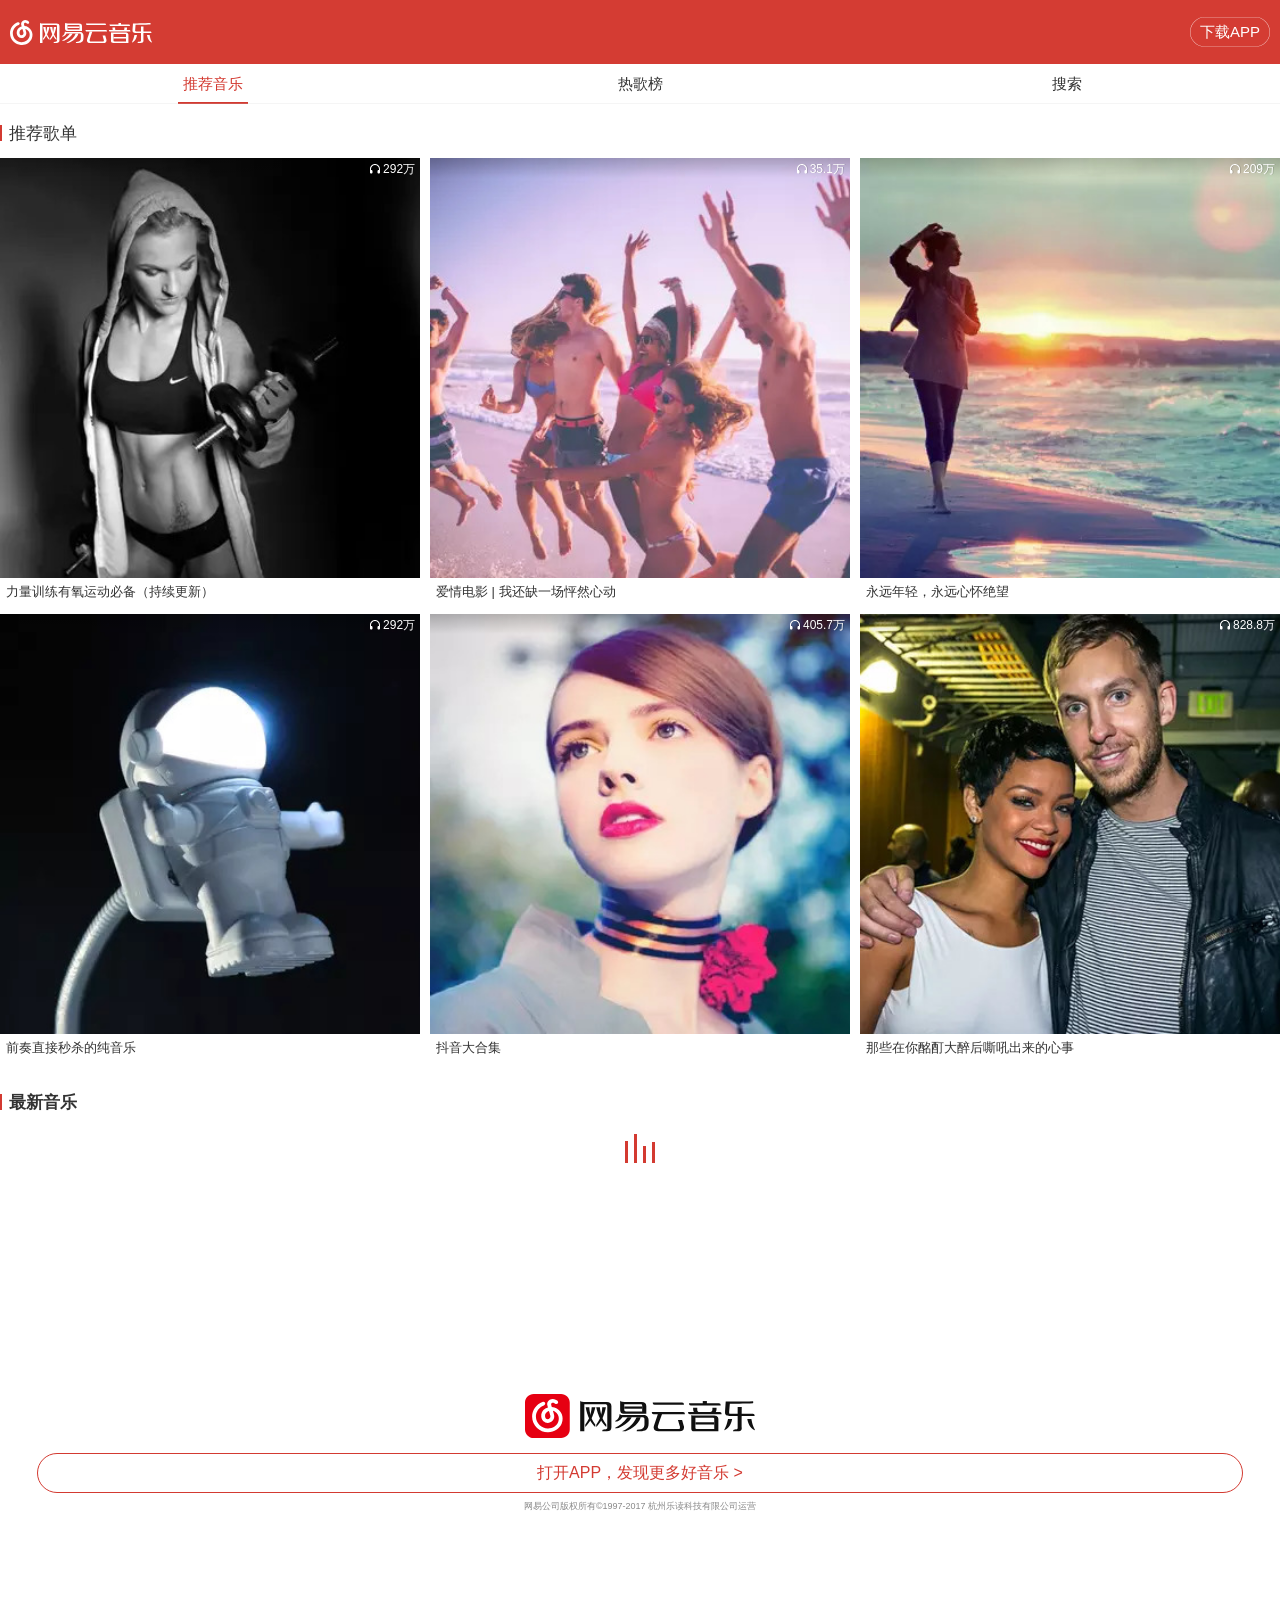
<file: index.html>
<!DOCTYPE html>
<html lang="zh-Hans">
<head>
    <meta name="viewport" content="width=device-width, user-scalable=no, initial-scale=1.0, maximum-scale=1.0, minimum-scale=1.0">
	<meta charset="UTF-8">
	<link rel="stylesheet" href="reset.css">
	<link rel="stylesheet" href="index.css">
	<link rel="shortcut icon" href="./music.ico">
	<title>网易云音乐</title>
</head>
<body>
	<div class="page tabs">
	    <div class="home-top">
	    	<section class="topbar">
				<div class="logo">
				    <svg class="topsvg" xmlns="http://www.w3.org/2000/svg" viewBox="0 0 284 50" data-reactid="6"><g fill="#fff" data-reactid="7"><path d="m36.37 14.412c-2.115-1.367-4.707-2.117-7.377-2.251l-.595-2.174.018.021c-.023-.064-.043-.127-.063-.189l-.176-.643c-.406-1.86.333-2.748.713-3.067.064-.048.131-.097.204-.145 1.74-1.154 4.218.695 4.357.804 1.1 1.055 3.112 1.315 4.198.236 1.098-1.091.836-3.132-.261-4.223-1.708-1.698-6.95-4.426-11.41-1.467-4.01 2.659-4.09 6.402-3.431 8.565l.8 2.927c-1.339.383-2.624.933-3.797 1.647-4.391 2.676-6.594 7.192-6.04 12.391.564 5.335 4.575 9.208 9.536 9.208 5.267 0 9.551-4.262 9.551-9.501-.071-1.251-.057-1.236-.226-2.354-.165-1.091-1.783-6.218-1.783-6.218.994.229 1.923.602 2.725 1.12 9.06 5.856 5.289 15.176 5.118 15.583-2.495 5.954-7.934 9.509-14.923 9.754-4.555.16-8.919-1.535-12.289-4.772-3.554-3.41-5.591-8.189-5.591-13.11 0-7.414 4.687-14.14 11.662-16.749 1.453-.542 2.625-2.087 1.822-3.881-.632-1.41-2.344-1.895-3.796-1.352-9.156 3.418-15.307 12.251-15.307 21.981 0 6.43 2.664 12.675 7.308 17.14 4.283 4.111 9.793 6.349 15.595 6.349.264 0 .529-.004.793-.014 9.142-.32 16.585-5.251 19.9-13.164 2.071-4.807 3.225-15.684-7.231-22.445m-9.396 12.139c0 2.157-1.764 3.911-3.933 3.911-2.407 0-3.734-2.179-3.949-4.204-.408-3.861 1.619-5.959 3.392-7.04.719-.438 1.509-.781 2.335-1.029 0 0 1.912 6.05 2.061 6.99.164 1.037.094 1.372.094 1.372" data-reactid="8"></path><path d="m80.12 40.04c0 0-.333-2.724 0-3.144 7.73-9.758 7.56-22.887 7.56-22.887h4.738c-.082.452-2.448 16.971-12.298 26.03" data-reactid="9"></path><path d="m92.85 40.04c0 0 .333-2.724 0-3.144-7.729-9.758-8.131-22.887-8.131-22.887h-4.739c.082.452 3.02 16.971 12.87 26.03" data-reactid="10"></path><path d="m66.12 40.04c0 0-.332-2.724 0-3.144 7.711-9.758 8.138-22.887 8.138-22.887h4.727c-.081.452-3.038 16.971-12.865 26.03" data-reactid="11"></path><path d="m78.82 40.04c0 0 .332-2.724 0-3.144-7.71-9.758-7.515-22.887-7.515-22.887h-4.728c.081.452 2.417 16.971 12.243 26.03" data-reactid="12"></path><path d="m93.1 6.82l-28.11.201c-3.618-.045-5-.822-5-2.01 0 .757 0 37.4 0 41.02l5-.006v-36h26c1.756 0 3 .17 3 2v29c0 1.688-1.27 2.27-6.06 2.818-.408.047-.708 2.188-.708 2.188h5.881c3.547 0 5.881-1.355 5.881-5.428v-28.351c.0001-4.072-2.333-5.428-5.88-5.428" data-reactid="13"></path><path d="m154.33 10.02h37.67c-.106-1.835-.617-3.01-2.354-3.01h-37.67c.106 1.833.618 3.01 2.354 3.01" data-reactid="14"></path><path d="m191.6 20.02h-40.624c.108 1.835.627 3.01 2.39 3.01h40.623c-.108-1.835-.628-3.01-2.389-3.01" data-reactid="15"></path><path fill-rule="evenodd" d="m232 37.03h-25.01v-3.01h25.01v3.01" data-reactid="16"></path><path d="m221.98 10.02v-3.996h-5v3.995h5" data-reactid="17"></path><path d="m237.61 9.03h-38.613c.107 1.816.623 2.979 2.376 2.979h38.614c-.107-1.817-.623-2.979-2.377-2.979" data-reactid="18"></path><path d="m238.62 20.05h-40.771c.106 1.835.619 3.01 2.363 3.01h40.771c-.107-1.836-.619-3.01-2.363-3.01" data-reactid="19"></path><path d="m192.76 39.03c-.751-2.811-2.252-8.094-2.252-8.094h-5.314c0 0 1.721 6.03 2.406 8.371.337 1.148.185 1.649.104 2.265-.21 1.587-.896 1.433-2.51 1.433h-23.03c-2.757 0-3.196-2.519-2.805-3.695 1.51-4.541 5.313-16.293 5.313-16.293h-5.313c0 0-3.673 11.45-5.153 16.01-.364 1.123-.271 2.446-.16 2.994.595 2.951 2.752 3.998 5.757 3.998h27.749c3 0 4.677-1.048 5.271-3.999.108-.549.332-1.493-.068-2.994" data-reactid="20"></path><path d="m230.34 24.87h-24.816c-2.188.021-3.546-.115-3.546-.602 0 0 0 14.237 0 17.453 0 4.063 1.755 4.212 5.317 4.212h29.545v-16.248c0-4.064-2.936-4.815-6.5-4.815m1.65 5.563v12.585h-22.665c-1.747 0-2.343-.427-2.343-1.798v-13.185h22.08c1.748 0 2.928-.157 2.928 1.198v1.2" data-reactid="21"></path><path d="m210.24 17.581v-.642-1.926h-5.235v1.926c0 1.534.444 3.056.974 4.086h7.02c-1.736 0-2.762-1.495-2.762-3.444" data-reactid="22"></path><path d="m233.98 16.939v-1.926h-5.236v1.926.642c0 1.949-1.023 3.444-2.764 3.444h7.03c.53-1.029.967-2.551.967-4.086" data-reactid="23"></path><path d="m261.99 13.02v28c0 1.704-.629 2.146-5.625 2.702-.426.047-1.377 2.285-1.377 2.285h6.276c3.407 0 5.726-.923 5.718-4.341-.018-8 0-28.638 0-28.638l-4.992-.008" data-reactid="24"></path><path d="m283.82 44.12c.38.664 0 .904 0 .904-3.755-.994-8.592-6.405-9.842-15h5.367c.0001 0 .891 7.844 4.475 14.1" data-reactid="25"></path><path fill-rule="evenodd" d="m138.98 16.02h-23.99v-2.994h23.99v2.994" data-reactid="26"></path><path d="m138.02 6.771h-22.663c-4.02 0-5.367-.559-5.367-1.76 0 .736 0 7.626 0 11.147 0 3.961 1.175 5.867 4.771 5.867h23.259 5.963v-9.974c0-3.961-2.367-5.28-5.963-5.28m.971 12.257h-21.648c-1.761 0-2.36-.543-2.36-2.253v-6.759h21.649c1.761 0 2.36-.02 2.36 1.69v7.322z" data-reactid="27"></path><path d="m120 27.05c-2.535 3.611-7.836 9.777-14.92 13.465-.411.214-1.535 1.204-1.182 1.204.738 0 .308 0 2.363 0 4.674 0 17.408-9.327 19.06-14.669h-5.318" data-reactid="28"></path><path d="m131.52 27.05c-2.977 7.094-9.188 14.377-17.283 18.05-.421.19-1.24.827-.887.827.886 0 1.33 0 1.773 0 5.411 0 19.244-8.176 21.715-18.881h-5.318" data-reactid="29"></path><path d="m147 31.62c0-4.074-2.461-7.6-6.01-7.6h-28c-1.267-.03-1.884.167-2.197-.548-.226-.516-.883-.452-.883-.452-.686 4.109-1.573 7.03-5.299 9.05-.159.07-.978.863-.441.905 1.038.079 2.656-.217 3.532-.453 2.042-.551 3.583-3.196 5.288-5.504h26c1.769.007 2.712.957 2.712 2.788v6.337c0 2.745-.478 7.693-9.3 7.693-.411 0-.708 2.188-.708 2.188h4.709c6.263 0 10.598-2.224 10.598-10.334v-4.072z" data-reactid="30"></path><path d="m280.64 22.968h-27.681c-1.758 0-2.786.011-2.65-1.763.145-1.885.884-11.729.884-11.729 2.38-.002 19.912-.12 29.595-.69.567-.033.575-2.796 0-2.76-10.47.648-34.798.995-34.798.995s-.693 9.675-.98 13.724c-.291 4.081 2.043 5.29 5.595 5.29h32.392c-.107-1.87-.619-3.067-2.357-3.067" data-reactid="31"></path><path d="m244.15 44.12c-.369.664 0 .904 0 .904 3.641-.994 8.617-6.405 9.83-15h-5.203c0 0-1.152 7.844-4.627 14.1" data-reactid="32"></path></g></svg>
				</div>
				<div class="download">
					<a href="#">下载APP</a>
				</div>    
		    </section>
	    </div>		
		<section class="globalTabs">
		    <div class="top-tabs">
		    	<ol class="tabs-nav">
					<li class="active"><span >推荐音乐</span></li>
					<li><span>热歌榜</span></li>
					<li><span>搜索</span></li>
			    </ol>
		    </div>
			<ol class="tab-content">
				<li class="page-1 active">
					<section class="playlist">
						<h2>推荐歌单</h2>
						<ol class="songs">
							<li>
							   <div class="song-cover">
							   		<div class="cover">
										<img src="./img/1.jpeg">
										<span>292万</span>
								    </div>
								    <p>力量训练有氧运动必备（持续更新）</p>
							   </div>
							</li>
							<li>
							    <div class="song-cover">
							    	<div class="cover">
										<img src="./img/2.jpeg">
										<span>35.1万</span>
								    </div>
								    <p>爱情电影 | 我还缺一场怦然心动</p>
							    </div>
								
							</li>
							<li>
							    <div class="song-cover">
								    <div class="cover">
										<img src="./img/3.jpeg">
										<span>209万</span>
								    </div>
								    <p>永远年轻，永远心怀绝望</p>	
								</div>
							</li>
							<li>
							    <div class="song-cover">
							    	<div class="cover">
										<img src="./img/4.jpeg">
										<span>292万</span>
								    </div>
								    <p>前奏直接秒杀的纯音乐</p>
							    </div>
							</li>
							<li>
							    <div class="song-cover">
							    	<div class="cover">
										<img src="./img/5.jpeg">
										<span>405.7万</span>
								    </div>
								    <p>抖音大合集</p>
							    </div>
								
							</li>
							<li>
							    <div class="song-cover">
							    	<div class="cover">
										<img src="./img/6.jpeg">
										<span>828.8万</span>
								    </div>
								    <p>那些在你酩酊大醉后嘶吼出来的心事</p>
							    </div>
							</li>
						</ol>
		            </section>
					<section class="songs">
						<h2>最新音乐</h2>
						<div class="song-loading">
							<img src="./img/loading.gif">
						</div>
						<ol id="list" class="list">
						</ol>
					</section>
				    <section class="footer">
				        <div class="footer-wrapper">
					    	<div class="footer-logo">
							    <svg class="logosvg" xmlns="http://www.w3.org/2000/svg" viewBox="0 0 460 88" data-reactid="90"><path fill-rule="evenodd" fill="#e60012" d="M0,17.171C0,7.688,7.819,0,17.466,0h54.583 c9.646,0,17.466,7.688,17.466,17.171v53.658c0,4.742-1.705,8.789-5.116,12.142c-3.411,3.354-7.527,5.03-12.351,5.03H17.466 C7.819,88.001,0,80.313,0,70.829V17.171z" data-reactid="91"></path><path fill="#fff" d="m63.6 29c-2.874-1.817-6.396-2.814-10.02-2.993l-.808-2.892.024.027c-.031-.086-.059-.17-.086-.252l-.239-.855c-.552-2.473.454-3.653.969-4.078.088-.064.179-.129.277-.192 2.364-1.535 5.731.924 5.92 1.068 1.494 1.403 4.229 1.75 5.704.314 1.491-1.451 1.136-4.165-.354-5.617-2.32-2.258-9.443-5.885-15.504-1.951-5.45 3.537-5.558 8.515-4.662 11.392l1.086 3.893c-1.819.51-3.564 1.241-5.159 2.191-5.967 3.559-8.96 9.565-8.212 16.479.767 7.097 6.216 12.247 12.957 12.247 7.157 0 12.978-5.668 12.978-12.636-.097-1.664-.077-1.644-.307-3.131-.224-1.451-2.422-8.271-2.422-8.271 1.35.304 2.613.801 3.702 1.489 12.307 7.788 7.186 20.18 6.955 20.726-3.389 7.919-10.78 12.646-20.277 12.973-6.188.214-12.12-2.041-16.697-6.346-4.829-4.537-7.598-10.895-7.598-17.44 0-9.859 6.369-18.812 15.847-22.274 1.973-.722 3.567-2.776 2.476-5.162-.859-1.875-3.185-2.52-5.158-1.798-12.44 4.546-20.798 16.294-20.798 29.23 0 8.552 3.619 16.857 9.929 22.788 5.819 5.469 13.307 8.445 21.19 8.444.358 0 .719-.006 1.078-.018 12.422-.427 22.536-6.984 27.04-17.509 2.812-6.392 4.38-20.857-9.827-29.85m-12.768 16.15c0 2.868-2.397 5.202-5.344 5.202-3.271 0-5.073-2.898-5.365-5.592-.555-5.135 2.2-7.926 4.609-9.363.977-.582 2.051-1.038 3.172-1.369 0 0 2.598 8.05 2.801 9.297.223 1.379.127 1.825.127 1.825" data-reactid="92"></path><g fill="#101010" data-reactid="93"><path d="m142.75 65.867c0 0-.516-4.094 0-4.726 11.981-14.67 11.718-34.407 11.718-34.407h7.344c-.126.678-3.794 25.512-19.06 39.13" data-reactid="94"></path><path d="m162.48 65.867c0 0 .516-4.094 0-4.726-11.981-14.67-12.603-34.407-12.603-34.407h-7.345c.126.678 4.681 25.512 19.948 39.13" data-reactid="95"></path><path d="m120.71 65.867c0 0-.515-4.094 0-4.726 11.981-14.67 12.644-34.407 12.644-34.407h7.345c-.126.678-4.721 25.512-19.989 39.13" data-reactid="96"></path><path d="m140.44 65.867c0 0 .516-4.094 0-4.726-11.98-14.67-11.677-34.407-11.677-34.407h-7.345c.126.678 3.755 25.512 19.02 39.13" data-reactid="97"></path><path d="m163.65 15.904h-45.905c-5.649-.067-7.345-.93-7.345-2.708 0 1.133 0 55.958 0 61.37h8.263v-54.15h41.31c2.741 0 4.591.871 4.591 3.61v43.32c0 2.523-1.514 3.124-8.996 3.947-.636.07-1.104 3.272-1.104 3.272h9.181c5.537 0 9.182-2.029 9.182-8.122v-42.42c0-6.093-3.645-8.123-9.182-8.123" data-reactid="98"></path><path d="m259.13 21.319h58.759c-.166-2.751-.963-4.513-3.673-4.513h-58.759c.167 2.752.963 4.513 3.673 4.513" data-reactid="99"></path><path d="m316.06 35.761h-62.43c.166 2.751.964 4.513 3.672 4.513h62.43c-.167-2.752-.963-4.513-3.672-4.513" data-reactid="100"></path><path fill-rule="evenodd" d="m378.49 61.03h-37.642v-4.512h37.642v4.512" data-reactid="101"></path><path d="m363.8 20.426v-6.318h-8.255v6.318h8.255" data-reactid="102"></path><path d="m387.67 18.612h-59.678c.167 2.751.964 4.513 3.673 4.513h59.677c-.166-2.752-.963-4.513-3.672-4.513" data-reactid="103"></path><path d="m389.51 35.761h-63.35c.166 2.751.963 4.513 3.673 4.513h63.35c-.166-2.752-.963-4.513-3.673-4.513" data-reactid="104"></path><path d="m317.72 64.11c-1.168-4.204-3.503-12.11-3.503-12.11h-8.263c0 0 2.677 9.02 3.742 12.521.523 1.718.286 2.467.16 3.387-.326 2.373-1.394 2.144-3.902 2.144h-35.806c-4.287 0-4.971-3.768-4.361-5.528 2.349-6.791 8.263-24.368 8.263-24.368h-8.263c0 0-5.711 17.13-8.01 23.951-.566 1.68-.422 3.659-.25 4.479.924 4.414 4.279 5.979 8.951 5.979h43.15c4.672 0 7.272-1.567 8.196-5.981.173-.821.523-2.234-.101-4.479" data-reactid="105"></path><path d="m376.65 42.98h-38.561c-3.396.032-5.509-.172-5.509-.902 0 0 0 21.352 0 26.18 0 6.094 2.727 6.317 8.264 6.317h45.904v-24.368c.0001-6.095-4.561-7.222-10.1-7.222m1.836 8.124v18.954h-33.97c-2.74 0-3.672-.643-3.672-2.707v-19.857h33.05c2.739 0 4.59-.237 4.59 1.805v1.805" data-reactid="106"></path><path d="m344.52 31.25v-.902-2.708h-8.263v2.708c0 2.157.702 4.296 1.537 5.744h11.08c-2.74 0-4.357-2.104-4.357-4.842" data-reactid="107"></path><path d="m383.08 30.346v-2.708h-8.263v2.708.902c0 2.738-1.617 4.842-4.362 4.842h11.1c.836-1.448 1.526-3.587 1.526-5.744" data-reactid="108"></path><path d="m425.31 25.832v41.519c0 2.523-.153 3.124-7.634 3.947-.637.07-2.061 3.386-2.061 3.386h9.396c5.102 0 8.572-1.367 8.561-6.431-.026-11.852 0-42.42 0-42.42h-8.262" data-reactid="109"></path><path d="m459.74 71.3c.586.993 0 1.354 0 1.354-5.779-1.489-13.224-9.586-15.15-22.45h8.263c-.0001-.0001 1.37 11.738 6.885 21.1" data-reactid="110"></path><path fill-rule="evenodd" d="m234.35 29.432h-35.818v-4.492h35.818v4.492" data-reactid="111"></path><path d="m233.43 15.904h-34.888c-6.191 0-8.263-.859-8.263-2.708 0 1.133 0 11.732 0 17.15 0 6.093 1.809 9.02 7.345 9.02h35.807 9.181v-15.343c-.002-6.093-3.646-8.123-9.182-8.123m.918 18.953h-32.13c-2.741 0-3.672-.871-3.672-3.609v-10.831h32.13c2.74 0 3.672-.032 3.672 2.708v11.732" data-reactid="112"></path><path d="m205.2 46.25c-3.938 5.417-12.175 14.665-23.18 20.2-.637.319-2.384 1.805-1.836 1.805 1.147 0 .479 0 3.672 0 7.262 0 27.05-13.988 29.609-22h-8.263" data-reactid="113"></path><path d="m223.1 46.25c-4.625 10.639-14.276 21.563-26.854 27.08-.654.286-1.926 1.24-1.377 1.24 1.376 0 2.066 0 2.754 0 8.409 0 29.902-12.262 33.741-28.317h-8.264" data-reactid="114"></path><path d="m247.2 53.02c0-6.095-3.645-10.944-9.181-10.944h-43.15c-1.977-.045-3.645-.172-4.132-1.241-.352-.771-1.376-.676-1.376-.676-1.069 6.146-2.452 10.509-8.263 13.538-.25.105-1.524 1.292-.688 1.354 1.619.119 4.143-.324 5.508-.677 3.185-.823 6.293-4.333 8.952-7.785h39.479c2.757.011 4.59.984 4.59 3.724v9.477c0 4.106-.745 11.507-14.502 11.507-.64 0-1.104 3.272-1.104 3.272h7.345c9.767 0 16.525-3.325 16.525-15.456v-6.093z" data-reactid="115"></path><path d="m455.61 39.37h-43.15c-2.741 0-4.344.015-4.132-2.595.224-2.775 1.377-17.262 1.377-17.262 3.71-.003 31.04-.176 46.13-1.016.884-.05.896-4.114 0-4.062-15.1.884-46.13.563-46.13.563h-8.264c0 0-.927 15.14-1.376 21.1-.453 6.01 3.186 7.785 8.722 7.785h50.5c-.165-2.75-.962-4.511-3.672-4.511" data-reactid="116"></path><path d="m398.69 71.3c-.585.993 0 1.354 0 1.354 5.778-1.489 13.682-9.586 15.608-22.45h-8.264c0-.0001-1.829 11.738-7.344 21.1" data-reactid="117"></path></g></svg>
						    </div>
					        <div class="openapp">打开APP，发现更多好音乐 &gt;</div>
					        <p class="copyright">网易公司版权所有©1997-2017   杭州乐读科技有限公司运营</p>
					     </div>
				    </section>
				</li>
				<li class="page-2">
					<div class="m-hot">
					   <div class="hotop">
					        <div class="hotopct">
					        	<div class="hoticon"></div>
					        	<div class="hottime">更新日期： 8月24日</div>
					        </div>
					   </div>
					   <div class="hotcont">
					       <div class="m-sglst">
					            <div class="song-loading">
							        <img src="./img/loading.gif" alt="">
						        </div>
						        <ol id ="hotlist" class="hotlist">
						        </ol>
					       </div>
					    </div>
					   <div class="hotdn">
					       <span class="hotview">查看完整榜单 &gt;</span>
					   </div>					
					</div>
				</li>
				<li class="page-3">
					<form action="#" class="m-input" method="GET">
						<div class="input-cover">
							<i class="u-svg u-svg-srch"></i>
							<input id="search" type="text" name="search" class="input">
							<label id="holder" class="holder active" for="search">搜索歌曲、歌手、专辑</label>
							<figure id="close" class="close">
								<i class="u-svg u-svg-empty"></i>
							</figure>
						</div>
					</form>
					
					<div class="m-defalut" id="m-defalut">
					    <section class="m-hotlist active">
							<h3>热门搜索</h3>
							<ul class="recom-list">
								<li class="recom-item"><a href="#">三線の花</a></li>
								<li class="recom-item"><a href="#">Black Is The Colour</a></li>
								<li class="recom-item"><a href="#">Speak Softly Love</a></li>
								<li class="recom-item"><a href="#">鸿雁</a></li>
								<li class="recom-item"><a href="#">Mad World</a></li>
								<li class="recom-item"><a href="#">Insomnia</a></li>
								<li class="recom-item"><a href="#">さよならの夏</a></li>
								<li class="recom-item"><a href="#">Hello</a></li>
								<li class="recom-item"><a href="#">Attention</a></li>
								<li class="recom-item"><a href="#">寂寞在唱歌</a></li>
							</ul>
						</section>
						<section class="m-recom" >
						    <h3 id="bigResult"></h3>
							<ol id="searchResult">
							</ol>
						</section>
						<section class="m-history">
							<ol class="history-list">
							</ol>
						</section>
					</div>
				</li>
			</ol>
		</section>
	</div>
	<script src="./vendor/jquery.min.js"></script>
	<script src="./vendor/av-min.js"></script>
	<script src="./src/AV.js"></script>
	<script>
		window.app = {}
		window.loadScript = function(url,callback){
			var script = document.createElement('script')
		    script.src = './src/tab.js'
		    script.onload = function(){
			    callback()
		    } 
            document.head.appendChild(script)
		}
	</script>
    <script src="./src/tab.js"></script>
	<script>
	if(!app.tabs){
		loadScript('./src/tab.js',function(){
			app.tabs('.tabs')
		})
	}else{
		app.tabs('.tabs')
	}
	</script> 
    <script src="./src/searchsong.js"></script>
    <script src="./src/hotsonglist.js"></script>
    <script src="./src/loadsong.js"></script>
</body>
</html>
</file>
<file: index.css>
body{
	font: 14px/1.5 Helvetica,sans-serif;
    color: #333;
    outline: 0;
}
.home-top{
	height: 64px;
}
.clearfix{
	overflow:auto;
	zoom:1;
}
section.topbar{
	display: flex;
	justify-content: space-between;
	align-items: center;
	background: #D43C33;
	position: fixed;
	left: 0;
	top: 0;
    width:100%;
	z-index: 100;
	height: 64px;
    background-color: #d43c33;

}
.logo{
	margin-left:10px;
	position: relative;
    width: 142px;
    height: 25px;
}
.topsvg{
	width: 142px;
	height: 25px;
	vertical-align: top;
	position: absolute;
	left: 0;
	top: 0;
}
section.topbar > .download > a{
	position: relative;
	display: inline-block;
    height: 30px;
    line-height: 30px;
    padding: 0 10px;
    color: #fff;
    font-size: 15px;
    margin-right: 10px;
}
section.topbar > .download > a::after{
	content: "";
	position: absolute;
    z-index: 2;
    top: 0;
    left: 0;
    width: 300%;
    height: 300%;
    -webkit-transform-origin: top left;
    transform-origin: top left;
    border: 1px solid #fff;
    border-radius: 37.5%/100%;
    transform: scale(.333333);
}
.top-tabs{
	height:40px;
	position: relative;
}
.tabs-nav{
	display: flex;
	-webkit-box-pack: center;
    justify-content: center;
    -webkit-box-align: center;
    align-items: center;
    width: 100%;
    height: 40px;
    position: fixed;
    z-index: 99;
    background: #fff;
    left: 0;
    top: 64px;
}
.top-tabs::after{
	content: "";
	position: absolute;
	bottom: 0;
	width:100%;
    left: 0;
    border:0 solid rgba(204,204,204,.2);
    border-bottom-width: 1px;
    z-index: 99;
}
.tabs-nav > li{
	-webkit-box-flex: 1;
    flex: 1;
    width: 33.3%;
    height: 100%;
    text-align: center;
    cursor: pointer;

 
}
.tabs-nav > li > span{
	display: inline-block;
	height: 100%;
	padding: 0 5px;
	font-size: 15px;
	line-height: 40px;
	position: relative;
}
.tabs-nav > li.active > span{
	color: #d33a31;
}
.tabs-nav > li.active > span::after{
	content: "";
    position: absolute;
    left: 0;
    bottom: -1px;
    z-index: 3;
    width: 100%;
    height: 4px;
    -webkit-transform: scaleY(.5);
    transform: scaleY(.5);
    background: #d33a31;
}
.tab-content > li{
	display: none;
}
.tab-content > li.active{
	display: block;
}
.tab-content section.playlist{
	padding-top: 20px;
}
.tab-content section.playlist >h2{
	position: relative;
    padding-left: 9px;
    margin-bottom: 14px;
    font-size: 17px;
    height: 20px;
    line-height: 20px;
    font-weight: 400;
}
.tab-content section.playlist >h2::after{
	content: " ";
    position: absolute;
    left: 0;
    top: 50%;
    margin-top: -9px;
    width: 2px;
    height: 16px;
    background-color: #d33a31;
}
section.playlist >ol.songs{
	display: flex;
	flex-wrap: wrap;
	justify-content: space-between;
	font-size: 13px;
    padding-bottom:24px;

}
section.playlist .songs > li{
	width: 32.82%
}
section.playlist .songs > li > .song-cover{
	padding-bottom: 14px;
}
section.playlist .songs  > li > .song-cover > p{
	display: -webkit-box;
    -webkit-line-clamp: 2;
    -webkit-box-orient: vertical;
    overflow: hidden;
    padding: 6px 2px 0 6px;
    line-height: 1.2;
    font-size: 13px;
}
section.playlist .songs  > li > .song-cover > p >i{
    background: ;
}
section.playlist .songs > li .cover{
	position: relative;
	padding-bottom: 100%;
}
section.playlist .songs > li  .cover > img{
	position: absolute;
    width: 100%;
    left: 0;
    top: 0;
    z-index: 1;
}
section.playlist .songs > li  .cover > span{
	position: absolute;
	right: 5px;
    top: 2px;
    z-index: 3;
    padding-left: 13px;
    color: #fff;
    font-size: 12px;
    background-position: 0;
    background-repeat: no-repeat;
    background-size: 11px 10px;
    text-shadow: 1px 0 0 rgba(0,0,0,.15);
    background-image:url([data-uri])
}
section.playlist .songs > li  .cover::after{
	content: " ";
    position: absolute;
    left: 0;
    top: 0;
    width: 100%;
    height: 20px;
    z-index: 2;
    background-image: linear-gradient(180deg,rgba(0,0,0,.2),transparent);
}
section.songs > .song-loading{
    text-align: center;
}
section.songs > ol.list a{
    padding-left: 10px;
    display: flex;
}
.songplay-list{
    display: flex;
    flex: 1 1 auto;
    justify-content: space-between;
    position: relative;
}
.songplay-list::after{
    position: absolute;
    z-index: 2;
    content: "";
    top: 0;
    left: 0;
    pointer-events: none;
    box-sizing: border-box;
    width: 100%;
    height: 100%;
    -webkit-transform-origin: top left;
    transform-origin: top left;
    border: 0 solid rgba(0,0,0,.1);
    border-bottom-width: 1px;
}
/*section.songs >.list a */
.song-list{
   padding: 6px 0;
   flex: 1 1 auto;
}
.song-list > h3{
    font-size: 17px;
    overflow: hidden;
    text-overflow: ellipsis;
    white-space: nowrap;
    word-break: normal;
    font-weight: 400;
}
.song-list i{
    display: inline-block;
    width: 12px;
    height: 8px;
    margin-right: 4px;
    background:url(//ooo.0o0.ooo/2017/08/24/599e7842b5799.png) no-repeat;
    background-size: 166px 97px;
}

.song-list > p{ 
    font-size: 12px;
    color: #888;
    overflow: hidden;
    text-overflow: ellipsis;
    white-space: nowrap;
    word-break: normal;
}
.playsong_outer{
    display: flex;
    align-items: center;
    padding: 0 10px;
}
.playsong{
    width: 22px;
    height: 22px;
    background: url(//ooo.0o0.ooo/2017/08/24/599e7842b5799.png) no-repeat -24px 0;
    background-size: 166px 97px;
}
.tab-content section.songs>h2{
	position: relative;
    padding-left: 9px;
    margin-bottom: 14px;
    font-size: 17px;
    height: 20px;
    line-height: 20px;
}
.tab-content section.songs >h2::after{
	content: " ";
    position: absolute;
    left: 0;
    top: 50%;
    margin-top: -9px;
    width: 2px;
    height: 16px;
    background-color: #d33a31; 
}

.tab-content > .page-2{
    width: 100%;
    height: 100%;   
}
.tab-content > .page-2 > .m-hot{
    height:100%;
    width: 100%;
    display: flex;
    flex-direction: column;
    justify-content: space-between;
}
.tab-content > .page-2 .hotop{
    position: relative;
    padding-top: 38.9%;
    overflow: hidden;
    background: url(//i.loli.net/2017/08/30/59a6361627cf5.jpg) no-repeat;
    background-size: contain;
}
.tab-content > .page-2 .hotopct{
    display: flex;
    -webkit-box-orient: vertical;
    -webkit-box-direction: normal;
    flex-direction: column;
    -webkit-box-pack: center;
    justify-content: center;
    z-index: 2;
    padding-left: 20px;
    box-sizing: border-box;
    position: absolute;
    left: 0;
    top: 0;
    right: 0;
    bottom: 0;
}
.tab-content > .page-2 .hotop::after{
    content: " ";
    position: absolute;
    left: 0;
    top: 0;
    right: 0;
    bottom: 0;
    z-index: 1;
    background-color: rgba(0,0,0,.2);
}
.tab-content > .page-2 .hotopct > .hoticon{
    width: 142px;
    height: 67px;
    background: url(//ooo.0o0.ooo/2017/08/24/599e7842b5799.png) no-repeat -24px -30px;
    background-size: 166px 97px
}
.tab-content > .page-2 .hotopct > .hottime{
    margin-top: 10px;
    color: hsla(0,0%,100%,.8);
    font-size: 12px;
    -webkit-transform: scale(.91);
    transform: scale(.91);
    -webkit-transform-origin: left top;
    transform-origin: left top;
}
.tab-content > .page-2 .hotcont .m-sgitem{
    display: flex;
    padding-left: 10px;
}
.tab-content > .page-2 .hotcont ol .m-sgitem  .serial-num{
    -webkit-box-align: center;
    align-items: center;
    width: 28px;
    font-size: 17px;
    color: #999;
    display: flex;
}
.tab-content > .page-2 .hotdn{
    height: 55px;
    line-height: 55px;
    text-align: center;
}
.tab-content > .page-2 .hotdn > .hotview{
    line-height: 55px;
    text-align: center;
    height: 55px;
    display: inline-block;
    color: #999;
    padding-right: 14px;
}
.footer{
    position: relative;
    padding-top: 53.3%;
    margin-top: 4px;
    background: url(//ooo.0o0.ooo/2017/08/24/599e80499bf3d.png) no-repeat;
    background-size: cover;

}
.footer > .footer-wrapper{
    position: absolute;
    left: 0;
    right: 0;
    bottom: 0;
    top: 0;
    z-index: 1;
    text-align: center;
}
.footer >.footer-wrapper > .footer-logo{
    padding-top: 16.9%;
}
.footer >.footer-wrapper > .footer-logo > .logosvg {
    display: block;
    margin: 0 auto;
    width: 230px;
    height: 44px;
}
.footer >.footer-wrapper > .openapp{
    line-height: 38px;
    border: 1px solid #d33a31;
    border-radius: 38px;
    font-size: 16px;
    color: #d33a31;
    margin: 15px 37px 5px;
}
.footer >.footer-wrapper > .copyright {
    color: #888;
    font-size: 12px;
    line-height: 16px;
    -webkit-transform: scale(.75);
    transform: scale(.75);
}
.page-3 > form.m-input{
    padding: 15px 10px;
    position: relative;
}
.page-3 > form.m-input > .input-cover{
    position: relative;
    width: 100%;
    height: 30px;
    padding: 0 30px;
    box-sizing: border-box;
    background: #ebecec;
    border-radius: 30px;
    user-select: text;
}
.page-3 > form.m-input > .input-cover > .u-svg{
    background-position: 0 0;
    background-size: contain;
    background-repeat: no-repeat;
}
form.m-input > .input-cover > .u-svg.u-svg-srch{
    position: absolute;
    left: 0;
    top: 9px;
    margin: 0 8px;
    vertical-align: middle;
    width: 13px;
    height: 13px;
    background-image:url([data-uri]);
}
form.m-input > .input-cover > .input{
    width: 100%;
    height: 30px;
    line-height: 18px;
    background: transparent;
    border: 0;
    font-size: 14px;
    color: #333;
}
form.m-input > .input-cover > .holder{
    display: none;
    position: absolute;
    left: 30px;
    top: 5px;
    font-size: 14px;
    color: #c9c9c9;
    background: transparent;
    pointer-events: none;
    cursor: default;
}
form.m-input > .input-cover > .holder.active{
    display: block;
}
form.m-input > .input-cover > .close{
    position: absolute;
    right: 0;
    top: 0;
    width: 30px;
    height: 30px;
    line-height: 28px;
    text-align: center;
}
form.m-input > .input-cover > .close > .u-svg.u-svg-empty{
    display: inline-block;
    vertical-align: middle;
    width: 14px;
    height: 14px;
    background-image:url([data-uri])
}
.m-defalut > section.m-hotlist{
    display: none;
    padding: 15px 10px 0;
}
.m-defalut > section.m-hotlist.active{
    display: block;
}
.m-defalut > section.m-hotlist > h3{
    font-size: 12px;
    line-height: 12px;
    color: #666;
    font-weight: 400;
}
.m-defalut > section.m-hotlist > .recom-list{
    margin: 10px 0 7px;
}
.m-defalut > section.m-hotlist > .recom-list > li{
    display: inline-block;
    height: 32px;
    margin-right: 8px;
    margin-bottom: 8px;
    padding: 0 14px;
    font-size: 14px;
    line-height: 32px;
    color: #333;
    position: relative;
}
.m-defalut > section.m-hotlist > .recom-list > li::after{
    content: '';
    border: 1px solid red;
    position: absolute;
    width: 100%;
    height: 100%;
    top: 0;
    left: 0;
    z-index: 2;
    transform-origin: top left;
    border: 0px solid rgba(0,0,0,.1);
    border-width: 1px;
    border-color: #d3d4da;
    border-radius: 32px;
}
@media screen and (-webkit-min-device-pixel-ratio: 2){
    .m-defalut > section.m-hotlist > .recom-list > li::after{
        width: 200%;
        height: 200%;
        -webkit-transform: scale(.5);
        transform: scale(.5);
    }
}
@media screen and (-webkit-min-device-pixel-ratio: 1.5){
    .m-defalut > section.m-hotlist > .recom-list > li::after{
        width: 150%;
        height: 150%;
        -webkit-transform: scale(.666666);
        transform: scale(.666666);
    }
}
.m-recom{
    display: none;
}
.m-recom.active{
    display: block;
}
.m-recom >h3 {
    height: 50px;
    margin-left: 10px;
    padding-right: 10px;
    font-size: 15px;
    line-height: 50px;
    color: #507daf;
    position: relative;
    overflow: hidden;
    text-overflow: ellipsis;
    white-space: nowrap;
    word-break: normal;
    font-weight: 400;
}
.u-svg{
    display: inline-block;
    vertical-align: middle;
}
.m-recom .recom-sear{
    display: -webkit-box;
    display: flex;
    -webkit-box-align: center;
    align-items: center;
    height: 45px;
    padding-left: 10px;
}
.m-recom .u-svg-search{
    width: 15px;
    height: 15px;
    -webkit-box-flex: 0;
    flex: 0 0 auto;
    margin-right: 7px;
    background: url('[data-uri]') 0 0 no-repeat;
    background-size: contain;
}
section.m-history{
    display: block;
}
section.m-history.hidden{
    display: none;
}
.m-history .history-item{
    display: -webkit-box;
    display: flex;
    -webkit-box-align: center;
    align-items: center;
    height: 45px;
}

.m-history .u-svg-history{ 
    margin:0 10px;
    width: 15px;
    height: 15px;
    background: url('[data-uri]') no-repeat 0 0;
    background-size: contain;
}
.m-history .history{
    display: flex;
    align-items: center;
    height: 45px;
    flex: 1;
    width: 1%;
    -webkit-box-flex: 1;
    -webkit-box-align: center;
    
}
.m-history .history>.link{
    margin-right: 10px;
    overflow: hidden;
    text-overflow: ellipsis;
    white-space: nowrap;
    word-break: normal;
    -webkit-box-flex: 1;
    flex: 1; 
    width: 1%;
}

.m-history .history>.close{
    -webkit-box-flex: 0;
    flex: 0 0 auto;
    width: 32px;
    height: 32px;
    line-height: 32px;
}
.m-history .history>.close >.u-svg-history{
    margin-left: 2px;
    width: 12px;
    height: 12px;
    background-size: contain;
    background: url('[data-uri]') no-repeat 0 0;
    background-size: contain;
}
</file>
